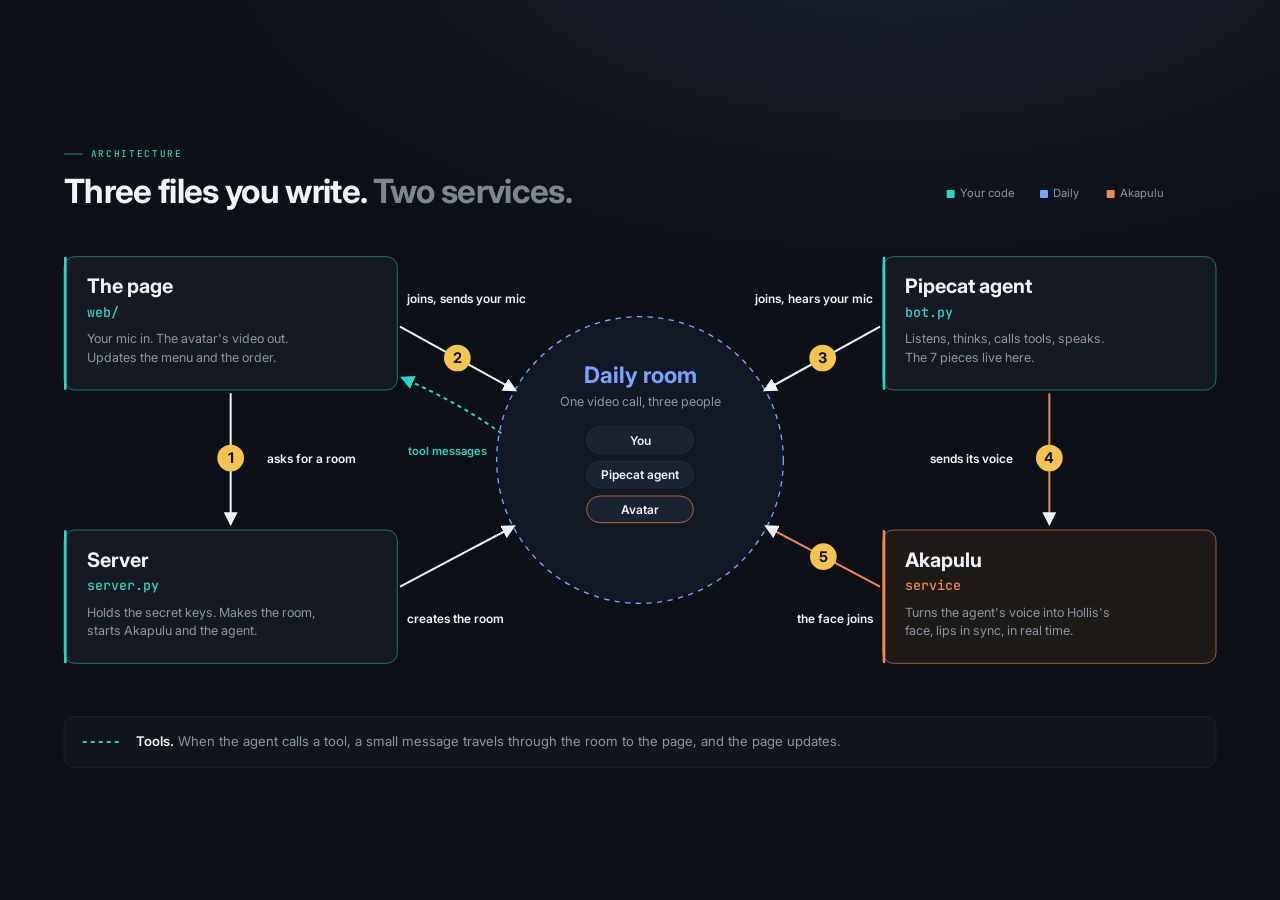
<file: assets/architecture.html>
<!doctype html>
<html lang="en"><head><meta charset="utf-8"><title>Architecture</title>
<link href="https://fonts.googleapis.com/css2?family=Inter:wght@400;500;600;700&family=JetBrains+Mono:wght@500&display=swap" rel="stylesheet">
<style>
:root{--bg:#0d1016;--card:#151a22;--line:#232a35;--ink:#f1f4f8;--soft:#8b95a3;--you:#2dd4bf;--ak:#f08a4b;--room:#7aa2ff}
*{box-sizing:border-box}
html,body{margin:0;height:100%}
body{background:radial-gradient(1200px 600px at 70% -10%,#1b2230 0,var(--bg) 60%);color:var(--ink);font-family:Inter,system-ui,sans-serif;display:flex;align-items:center;justify-content:center}
svg{width:min(100vw,177.78vh);height:auto}
.k{font:500 14px "JetBrains Mono",monospace;letter-spacing:.18em;fill:var(--you)}
.h1{font:700 50px Inter;fill:var(--ink);letter-spacing:-1px}
.h1 tspan.d{fill:#7d8794}
.box{fill:var(--card);stroke:var(--line);stroke-width:1.5}
.bt{font:700 30px Inter;fill:var(--ink)}
.bf{font:500 20px "JetBrains Mono",monospace;fill:var(--you)}
.bf.ak{fill:var(--ak)}
.bd{font:400 19px Inter;fill:var(--soft)}
.edge{stroke-width:3;fill:none}
.lbl{font:600 18px Inter;fill:var(--ink)}
.num{font:700 22px Inter;fill:#0d1016;text-anchor:middle;dominant-baseline:central}
.pill{fill:#1b2230;stroke:#2c3544}
.pt{font:600 18px Inter;fill:var(--ink);text-anchor:middle;dominant-baseline:central}
</style></head><body>
<svg viewBox="0 0 1920 1080" xmlns="http://www.w3.org/2000/svg">
<defs>
  <marker id="a" viewBox="0 0 10 10" refX="8" refY="5" markerWidth="7" markerHeight="7" orient="auto"><path d="M0 0L10 5L0 10z" fill="#f1f4f8"/></marker>
  <marker id="t" viewBox="0 0 10 10" refX="8" refY="5" markerWidth="7" markerHeight="7" orient="auto"><path d="M0 0L10 5L0 10z" fill="#2dd4bf"/></marker>
</defs>

<line x1="96" y1="96" x2="124" y2="96" stroke="#2dd4bf"/><text x="136" y="101" class="k">ARCHITECTURE</text>
<text x="96" y="170" class="h1">Three files you write. <tspan class="d">Two services.</tspan></text>
<g font-family="Inter" font-size="17" fill="#8b95a3">
  <rect x="1420" y="150" width="12" height="12" rx="2" fill="#2dd4bf"/><text x="1440" y="161">Your code</text>
  <rect x="1560" y="150" width="12" height="12" rx="2" fill="#7aa2ff"/><text x="1580" y="161">Daily</text>
  <rect x="1660" y="150" width="12" height="12" rx="2" fill="#f08a4b"/><text x="1680" y="161">Akapulu</text>
</g>

<!-- Browser -->
<rect class="box" x="96" y="250" width="500" height="200" rx="16" style="stroke:#2dd4bf;stroke-opacity:.5"/>
<rect x="96" y="250" width="4" height="200" rx="2" fill="#2dd4bf"/>
<text x="130" y="305" class="bt">The page</text><text x="130" y="340" class="bf">web/</text>
<text x="130" y="380" class="bd">Your mic in. The avatar's video out.</text>
<text x="130" y="408" class="bd">Updates the menu and the order.</text>

<!-- Server -->
<rect class="box" x="96" y="660" width="500" height="200" rx="16" style="stroke:#2dd4bf;stroke-opacity:.5"/>
<rect x="96" y="660" width="4" height="200" rx="2" fill="#2dd4bf"/>
<text x="130" y="715" class="bt">Server</text><text x="130" y="750" class="bf">server.py</text>
<text x="130" y="790" class="bd">Holds the secret keys. Makes the room,</text>
<text x="130" y="818" class="bd">starts Akapulu and the agent.</text>

<!-- Bot -->
<rect class="box" x="1324" y="250" width="500" height="200" rx="16" style="stroke:#2dd4bf;stroke-opacity:.5"/>
<rect x="1324" y="250" width="4" height="200" rx="2" fill="#2dd4bf"/>
<text x="1358" y="305" class="bt">Pipecat agent</text><text x="1358" y="340" class="bf">bot.py</text>
<text x="1358" y="380" class="bd">Listens, thinks, calls tools, speaks.</text>
<text x="1358" y="408" class="bd">The 7 pieces live here.</text>

<!-- Akapulu -->
<rect class="box" x="1324" y="660" width="500" height="200" rx="16" style="stroke:#f08a4b;stroke-opacity:.6;fill:#1e1a18"/>
<rect x="1324" y="660" width="4" height="200" rx="2" fill="#f08a4b"/>
<text x="1358" y="715" class="bt">Akapulu</text><text x="1358" y="750" class="bf ak">service</text>
<text x="1358" y="790" class="bd">Turns the agent's voice into Hollis's</text>
<text x="1358" y="818" class="bd">face, lips in sync, in real time.</text>

<!-- Room -->
<circle cx="960" cy="555" r="215" fill="rgba(122,162,255,.06)" stroke="#7aa2ff" stroke-width="2" stroke-dasharray="8 8"/>
<text x="960" y="440" text-anchor="middle" font-family="Inter" font-weight="700" font-size="34" fill="#7aa2ff">Daily room</text>
<text x="960" y="474" text-anchor="middle" font-family="Inter" font-size="19" fill="#8b95a3">One video call, three people</text>
<rect class="pill" x="880" y="505" width="160" height="40" rx="20"/><text x="960" y="525" class="pt">You</text>
<rect class="pill" x="880" y="557" width="160" height="40" rx="20"/><text x="960" y="577" class="pt">Pipecat agent</text>
<rect class="pill" x="880" y="609" width="160" height="40" rx="20" style="stroke:#f08a4b"/><text x="960" y="629" class="pt">Avatar</text>

<!-- 1 page -> server -->
<line class="edge" x1="346" y1="455" x2="346" y2="650" stroke="#f1f4f8" marker-end="url(#a)"/>
<text x="400" y="560" class="lbl">asks for a room</text>
<circle cx="346" cy="552" r="20" fill="#f5c451"/><text x="346" y="552" class="num">1</text>

<!-- server -> room (creates, part of 1) -->
<line class="edge" x1="600" y1="745" x2="770" y2="655" stroke="#f1f4f8" marker-end="url(#a)" stroke-dasharray="2 0"/>
<text x="610" y="800" class="lbl">creates the room</text>

<!-- 2 page -> room -->
<line class="edge" x1="600" y1="355" x2="772" y2="450" stroke="#f1f4f8" marker-end="url(#a)"/>
<text x="610" y="320" class="lbl">joins, sends your mic</text>
<circle cx="686" cy="402" r="20" fill="#f5c451"/><text x="686" y="402" class="num">2</text>

<!-- 3 bot -> room -->
<line class="edge" x1="1320" y1="355" x2="1148" y2="450" stroke="#f1f4f8" marker-end="url(#a)"/>
<text x="1310" y="320" class="lbl" text-anchor="end">joins, hears your mic</text>
<circle cx="1234" cy="402" r="20" fill="#f5c451"/><text x="1234" y="402" class="num">3</text>

<!-- 4 bot -> akapulu -->
<line class="edge" x1="1574" y1="455" x2="1574" y2="650" stroke="#f08a4b" marker-end="url(#a)"/>
<text x="1520" y="560" class="lbl" text-anchor="end">sends its voice</text>
<circle cx="1574" cy="552" r="20" fill="#f5c451"/><text x="1574" y="552" class="num">4</text>

<!-- 5 akapulu -> room -->
<line class="edge" x1="1320" y1="745" x2="1150" y2="655" stroke="#f08a4b" marker-end="url(#a)"/>
<text x="1310" y="800" class="lbl" text-anchor="end">the face joins</text>
<circle cx="1235" cy="700" r="20" fill="#f5c451"/><text x="1235" y="700" class="num">5</text>

<!-- tools: room -> page -->
<path class="edge" d="M 752 515 Q 690 470 604 432" stroke="#2dd4bf" stroke-dasharray="6 6" marker-end="url(#t)"/>
<text x="730" y="548" text-anchor="end" font-family="Inter" font-weight="600" font-size="17" fill="#2dd4bf">tool messages</text>
<g transform="translate(96 940)">
  <rect width="1728" height="76" rx="14" fill="#11151c" stroke="#232a35"/>
  <line x1="28" y1="38" x2="88" y2="38" stroke="#2dd4bf" stroke-width="3" stroke-dasharray="6 6"/>
  <text x="108" y="44" font-family="Inter" font-size="20" fill="#8b95a3"><tspan fill="#f1f4f8" font-weight="600">Tools.</tspan> When the agent calls a tool, a small message travels through the room to the page, and the page updates.</text>
</g>
</svg>
</body></html>
</file>
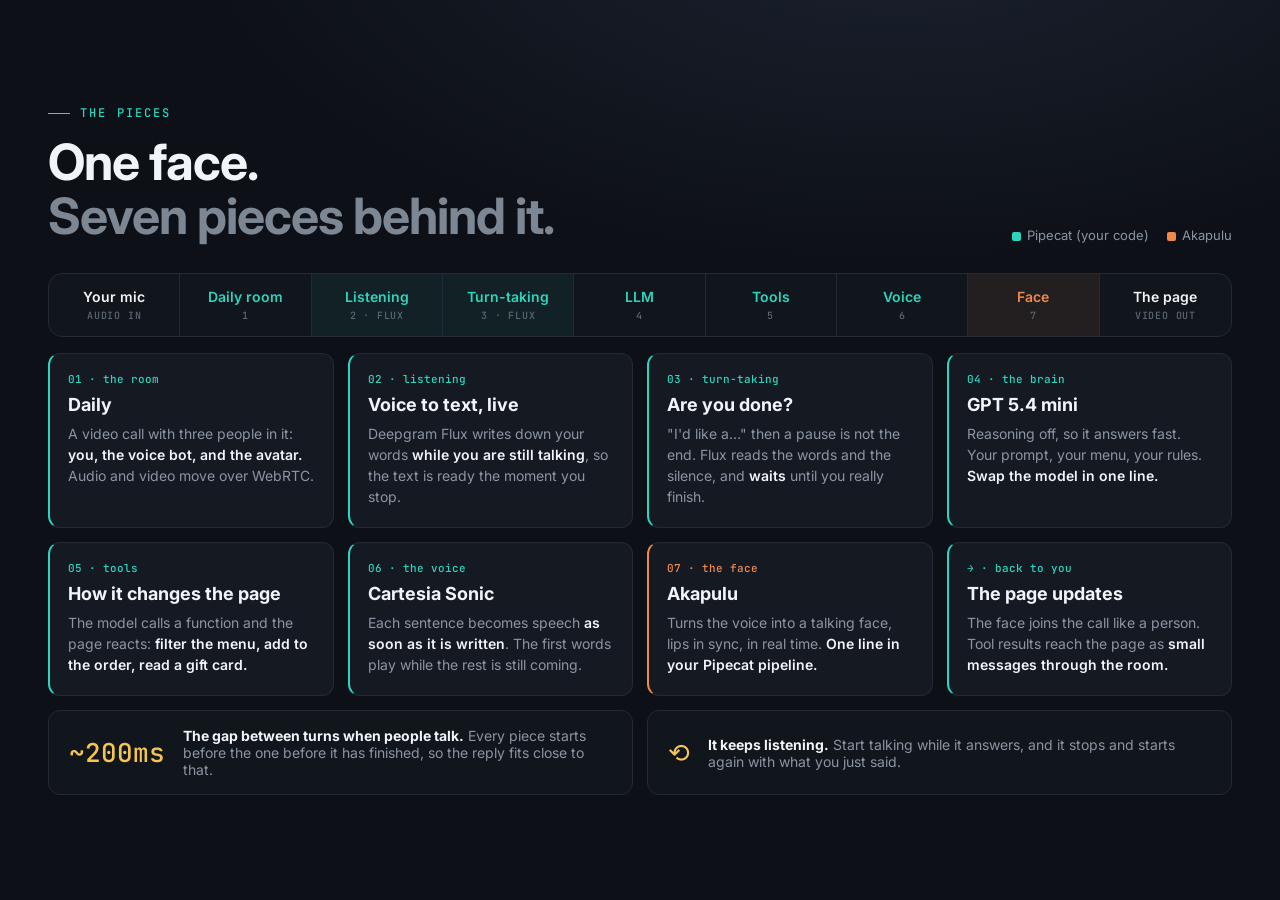
<file: assets/pieces.html>
<!doctype html>
<html lang="en"><head><meta charset="utf-8"><title>The 7 pieces</title>
<link href="https://fonts.googleapis.com/css2?family=Inter:wght@400;500;600;700&family=JetBrains+Mono:wght@500&display=swap" rel="stylesheet">
<style>
:root{--bg:#0d1016;--card:#151a22;--line:#232a35;--ink:#f1f4f8;--soft:#8b95a3;--you:#2dd4bf;--ak:#f08a4b}
*{box-sizing:border-box}
body{margin:0;min-height:100vh;background:radial-gradient(1200px 600px at 70% -10%,#1b2230 0,var(--bg) 60%);color:var(--ink);font-family:Inter,system-ui,sans-serif;display:flex;align-items:center;justify-content:center;padding:48px}
.wrap{width:1320px}
.kicker{font:500 12px "JetBrains Mono",monospace;letter-spacing:.18em;color:var(--you);text-transform:uppercase;display:flex;align-items:center;gap:10px}
.kicker:before{content:"";width:22px;height:1px;background:var(--you)}
.head{display:flex;justify-content:space-between;align-items:flex-end;margin:14px 0 30px}
h1{font-size:50px;line-height:1.08;font-weight:700;margin:0;letter-spacing:-.02em}
h1 span{color:#7d8794}
.legend{display:flex;gap:18px;font-size:13px;color:var(--soft)}
.legend i{display:inline-block;width:9px;height:9px;border-radius:2px;margin-right:6px;vertical-align:middle}
.strip{display:grid;grid-template-columns:repeat(9,1fr);border:1px solid var(--line);border-radius:14px;overflow:hidden;background:#11151c;margin-bottom:16px}
.strip div{padding:14px 6px;text-align:center;border-right:1px solid var(--line);font-size:14px;font-weight:600;color:var(--you)}
.strip div:last-child{border-right:0}
.strip small{display:block;font:500 10px "JetBrains Mono",monospace;color:#5d6773;margin-top:4px;letter-spacing:.08em}
.strip .end{color:var(--ink)}
.strip .ak{color:var(--ak);background:rgba(240,138,75,.08)}
.strip .flux{background:rgba(45,212,191,.06)}
.grid{display:grid;grid-template-columns:repeat(4,1fr);gap:14px}
.card{background:var(--card);border:1px solid var(--line);border-left:2px solid var(--you);border-radius:12px;padding:18px 18px 20px;min-height:150px}
.card.ak{border-left-color:var(--ak)}
.tag{font:500 11px "JetBrains Mono",monospace;color:var(--you);margin-bottom:8px}
.card.ak .tag{color:var(--ak)}
.card h3{margin:0 0 8px;font-size:18px}
.card p{margin:0;color:var(--soft);font-size:14px;line-height:1.5}
.card b{color:var(--ink);font-weight:600}
.notes{display:grid;grid-template-columns:1fr 1fr;gap:14px;margin-top:14px}
.note{background:#11151c;border:1px solid var(--line);border-radius:12px;padding:16px 20px;display:flex;gap:18px;align-items:center;font-size:14px;color:var(--soft)}
.note strong{color:var(--ink)}
.big{font:500 26px "JetBrains Mono",monospace;color:#f5c451;white-space:nowrap}
</style></head><body><div class="wrap">
<div class="kicker">The pieces</div>
<div class="head">
  <h1>One face.<br><span>Seven pieces behind it.</span></h1>
  <div class="legend"><span><i style="background:var(--you)"></i>Pipecat (your code)</span><span><i style="background:var(--ak)"></i>Akapulu</span></div>
</div>
<div class="strip">
  <div class="end">Your mic<small>AUDIO IN</small></div>
  <div>Daily room<small>1</small></div>
  <div class="flux">Listening<small>2 · FLUX</small></div>
  <div class="flux">Turn-taking<small>3 · FLUX</small></div>
  <div>LLM<small>4</small></div>
  <div>Tools<small>5</small></div>
  <div>Voice<small>6</small></div>
  <div class="ak">Face<small>7</small></div>
  <div class="end">The page<small>VIDEO OUT</small></div>
</div>
<div class="grid">
  <div class="card"><div class="tag">01 · the room</div><h3>Daily</h3><p>A video call with three people in it: <b>you, the voice bot, and the avatar.</b> Audio and video move over WebRTC.</p></div>
  <div class="card"><div class="tag">02 · listening</div><h3>Voice to text, live</h3><p>Deepgram Flux writes down your words <b>while you are still talking</b>, so the text is ready the moment you stop.</p></div>
  <div class="card"><div class="tag">03 · turn-taking</div><h3>Are you done?</h3><p>"I'd like a…" then a pause is not the end. Flux reads the words and the silence, and <b>waits</b> until you really finish.</p></div>
  <div class="card"><div class="tag">04 · the brain</div><h3>GPT 5.4 mini</h3><p>Reasoning off, so it answers fast. Your prompt, your menu, your rules. <b>Swap the model in one line.</b></p></div>
  <div class="card"><div class="tag">05 · tools</div><h3>How it changes the page</h3><p>The model calls a function and the page reacts: <b>filter the menu, add to the order, read a gift card.</b></p></div>
  <div class="card"><div class="tag">06 · the voice</div><h3>Cartesia Sonic</h3><p>Each sentence becomes speech <b>as soon as it is written</b>. The first words play while the rest is still coming.</p></div>
  <div class="card ak"><div class="tag">07 · the face</div><h3>Akapulu</h3><p>Turns the voice into a talking face, lips in sync, in real time. <b>One line in your Pipecat pipeline.</b></p></div>
  <div class="card"><div class="tag">→ · back to you</div><h3>The page updates</h3><p>The face joins the call like a person. Tool results reach the page as <b>small messages through the room.</b></p></div>
</div>
<div class="notes">
  <div class="note"><span class="big">~200ms</span><span><strong>The gap between turns when people talk.</strong> Every piece starts before the one before it has finished, so the reply fits close to that.</span></div>
  <div class="note"><span class="big">⟲</span><span><strong>It keeps listening.</strong> Start talking while it answers, and it stops and starts again with what you just said.</span></div>
</div>
</div></body></html>
</file>
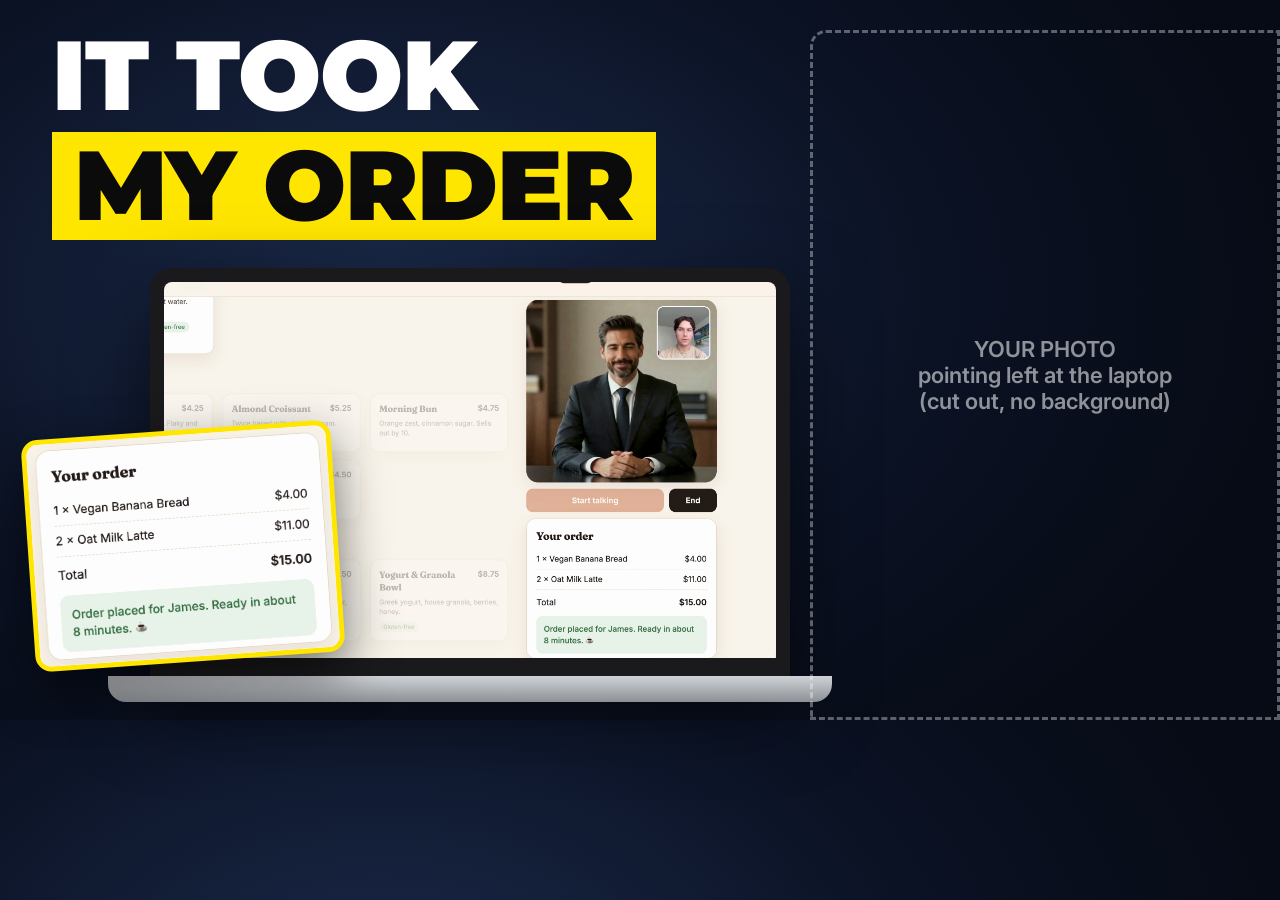
<file: assets/thumbnail-v2.html>
<!doctype html>
<html><head><meta charset="utf-8"><title>Thumbnail v2</title>
<link href="https://fonts.googleapis.com/css2?family=Montserrat:wght@900&family=Inter:wght@600;700&display=swap" rel="stylesheet">
<style>
*{box-sizing:border-box;margin:0}
body{width:1280px;height:720px;overflow:hidden;background:radial-gradient(900px 600px at 30% 40%,#1b2a4a 0,#0b1224 60%,#070b16 100%);font-family:Inter,sans-serif;position:relative}
.t{position:absolute;left:52px;top:26px;font:900 98px/1 Montserrat,sans-serif;letter-spacing:-1px;text-transform:uppercase}
.t1{color:#fff}
.t2{display:inline-block;margin-top:8px;background:#ffe600;color:#0b0b0b;padding:4px 22px 6px}
.laptop{position:absolute;left:150px;top:268px;width:640px}
.screen{background:#111;border:14px solid #1a1a1c;border-bottom-width:18px;border-radius:22px 22px 0 0;overflow:hidden;aspect-ratio:2314/1476;box-shadow:0 30px 80px rgba(0,0,0,.6)}
.screen img{width:100%;height:100%;object-fit:cover;display:block}
.base{height:26px;margin:0 -42px;background:linear-gradient(#cfd2d6,#8d9095);border-radius:0 0 18px 18px}
.order{position:absolute;left:28px;top:430px;width:310px;border-radius:16px;border:5px solid #ffe600;box-shadow:0 20px 50px rgba(0,0,0,.55);transform:rotate(-4deg);background:#fff;overflow:hidden}
.order img{width:100%;display:block}
.photo{position:absolute;right:0;bottom:0;width:470px;height:690px;border:3px dashed rgba(255,255,255,.35);border-radius:16px 0 0 0;display:flex;align-items:center;justify-content:center;color:rgba(255,255,255,.55);font:600 22px Inter;text-align:center;padding:30px}
.photo img{position:absolute;inset:0;width:100%;height:100%;object-fit:cover;object-position:top}
</style></head><body>
<div class="t"><div class="t1">It took</div><div class="t2">my order</div></div>
<div class="laptop"><div class="screen"><img src="thumb-screen.png"></div><div class="base"></div></div>
<div class="order"><img src="thumb-order.png"></div>
<div class="photo">YOUR PHOTO<br>pointing left at the laptop<br>(cut out, no background)</div>
</body></html>
</file>
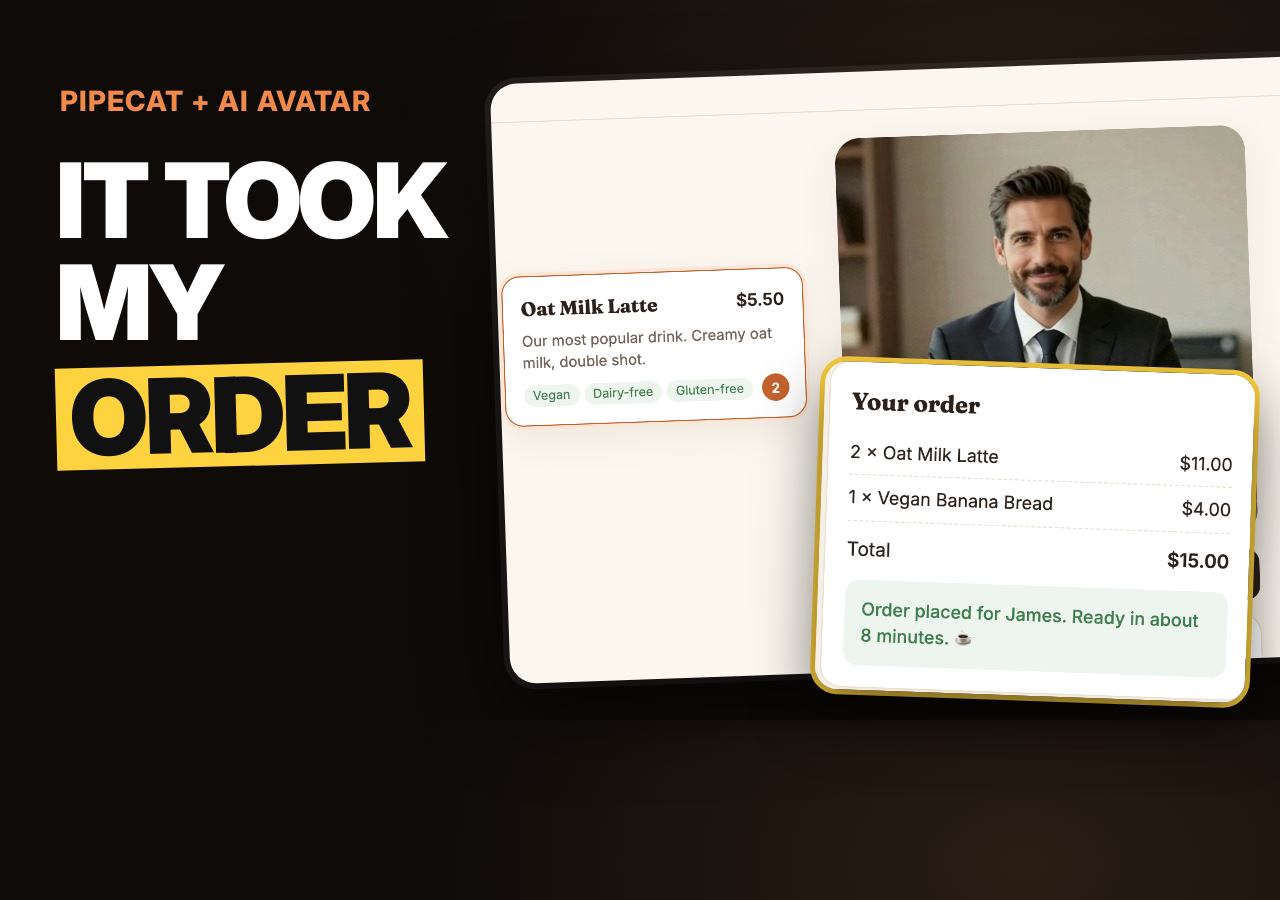
<file: assets/thumbnail.html>
<!doctype html><html><head><meta charset="utf-8">
<link href="https://fonts.googleapis.com/css2?family=Inter:wght@800;900&display=swap" rel="stylesheet">
<style>
body{margin:0;width:1280px;height:720px;overflow:hidden;background:radial-gradient(900px 600px at 80% 20%,#2a1d14,#0e0b09 70%);font-family:Inter;position:relative}
.shot{position:absolute;right:-40px;top:70px;width:820px;height:600px;border-radius:26px;overflow:hidden;box-shadow:0 30px 80px rgba(0,0,0,.6),0 0 0 6px rgba(255,255,255,.08);transform:rotate(-2deg);
background:url(thumb-src.png) no-repeat;background-size:1640px auto;background-position:-760px -60px}
.txt{position:absolute;left:56px;top:150px;width:520px;color:#fff;font-weight:900;font-size:104px;line-height:.98;letter-spacing:-.03em;text-transform:uppercase}
.txt em{font-style:normal;background:#ffd23f;color:#111;padding:0 14px;display:inline-block;margin-top:10px;transform:rotate(-1.5deg)}
.order{position:absolute;right:30px;bottom:24px;width:430px;height:328px;border-radius:22px;overflow:hidden;transform:rotate(2deg);
box-shadow:0 24px 60px rgba(0,0,0,.55),0 0 0 5px #ffd23f;background:url(thumb-src.png) no-repeat;background-size:1712px auto;background-position:-1146px -643px}
.tag{position:absolute;left:60px;top:84px;color:#f08a4b;font-weight:800;font-size:28px;letter-spacing:.04em}
</style></head><body>
<div class="shot"></div><div class="order"></div>
<div class="tag">PIPECAT + AI AVATAR</div>
<div class="txt">It took<br>my <em>order</em></div>
</body></html>
</file>
